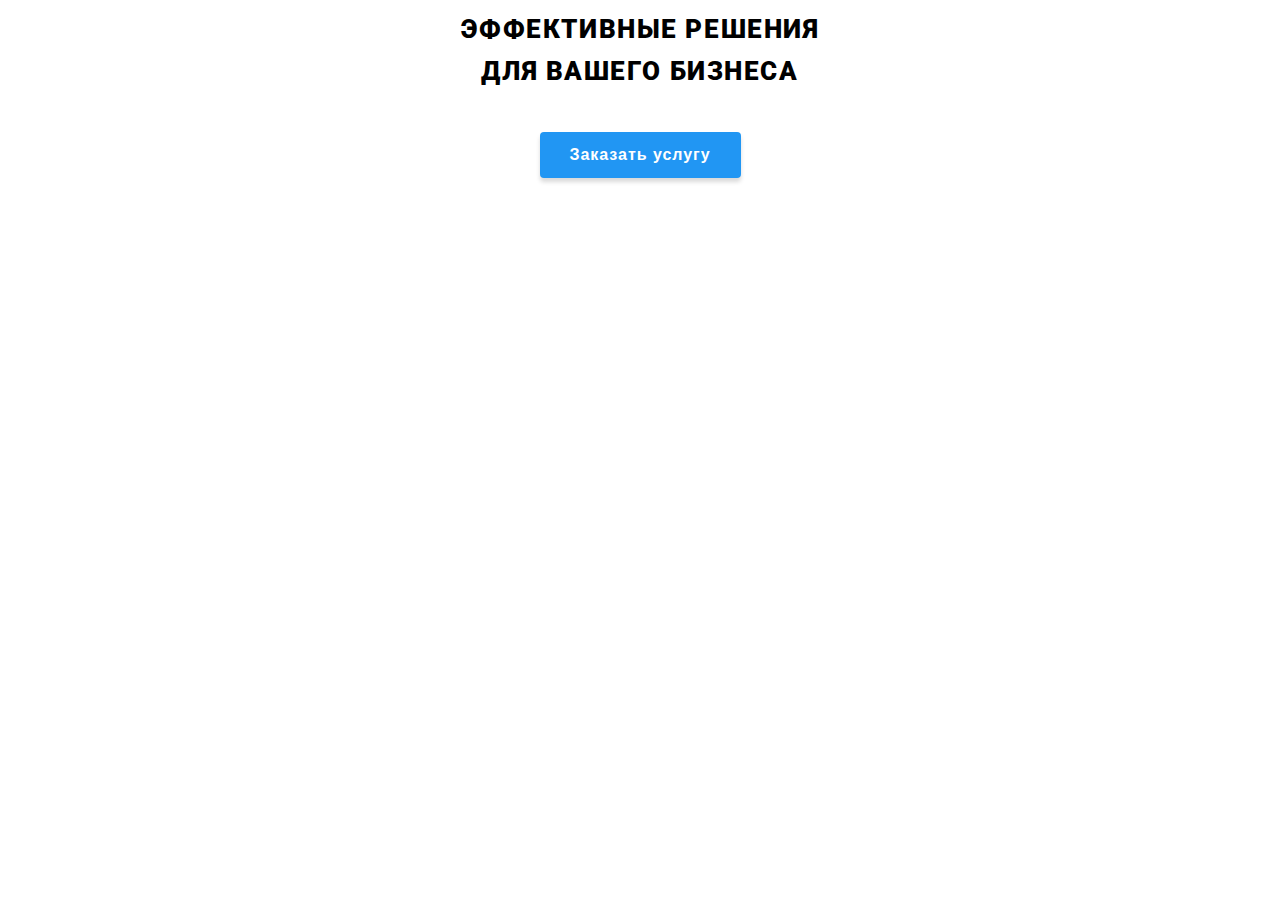
<file: index.html>
<!DOCTYPE html>
<html lang="ru">
  <head>
    <meta charset="UTF-8" />
    <meta name="viewport" content="width=device-width, initial-scale=1.0" />
    <title>WebStudio</title>
    <link rel="preconnect" href="https://fonts.gstatic.com" />
    <link
      href="https://fonts.googleapis.com/css2?family=Raleway:wght@700&family=Roboto:wght@400;500;700;900&display=swap"
      rel="stylesheet"
    />
    <link
      rel="stylesheet"
      href="https://cdnjs.cloudflare.com/ajax/libs/modern-normalize/1.0.0/modern-normalize.min.css"
      integrity="sha512-ISS7cAi1PEhQ8jnbJpJZMd29NlhNj4AWYyLOSp2CE/CsHxTCu+r+t0D2yoJudVrd0/8fTVPUVDzY5Tvli75u/g=="
      crossorigin="anonymous"
    />
    <link rel="stylesheet" href="./css/main.min.css" />
  </head>

  <body>
    <!-- Шапка сайта -->

    <!-- <header class="header">
      <div class="container">
        <nav class="nav">
          <a class="link links header-link" href="./index.html" target="_blank">
            <span class="logo">Web</span>Studio</a
          >

          <ul class="nav-list list">
            <li class="nav-list-item">
              <a
                class="nav-list-link links header-studio header-underline"
                href="./index.html"
                >Студия</a
              >
            </li>
            <li class="nav-list-item">
              <a class="nav-list-link links" href="./portfolio.html"
                >Портфолио</a
              >
            </li>
            <li class="nav-list-item">
              <a class="nav-list-link links" href="#">Контакты</a>
            </li>
          </ul>
        </nav>

        <ul class="header-list list">
          <li class="header-mail">
            <a class="header-mail-link links" href="mailto:info@devstudio.com"
              ><svg class="header-mail-ikon">
                <use href="./images/sprite.svg#mail"></use>
              </svg>
              info@devstudio.com
            </a>
          </li>
          <li class="header-tel">
            <a class="header-tel-link links" href="tel:+380961111111"
              ><svg class="header-tel-ikon">
                <use href="./images/sprite.svg#phone"></use>
              </svg>
              +38 096 111 11 11
            </a>
          </li>
        </ul>
      </div>
    </header> -->

    <main>
      <!--HERO-->

      <section class="hero">
        <div class="container">
          <h1 class="hero-subject">
            Эффективные решения <br />для вашего бизнеса
          </h1>
          <button class="hero-btn" data-modal-open type="button">
            Заказать услугу
          </button>
        </div>
      </section>

      <!--Information-->

      <!-- Feature  -->

      <!-- <section class="feature">
        <h2 class="visually-hidden">Описание работ</h2>

        <div class="container">
          <ul class="feature-list list">
            <li class="feature-item">
              <div class="rectangle">
                <svg class="feature-item-ikon">
                  <use href="./images/sprite.svg#antenna"></use>
                </svg>
              </div>
              <h3 class="feature-title">Внимание к деталям</h3>
              <p class="feature-text">
                Идейные соображения, а также начало повседневной работы по
                формированию позиции.
              </p>
            </li>

            <li class="feature-item">
              <div class="rectangle">
                <svg class="feature-item-ikon">
                  <use href="./images/sprite.svg#clock"></use>
                </svg>
              </div>
              <h3 class="feature-title">Пунктуальность</h3>
              <p class="feature-text">
                Задача организации, в особенности же рамки и место обучения
                кадров влечет за собой.
              </p>
            </li>

            <li class="feature-item">
              <div class="rectangle">
                <svg class="feature-item-ikon">
                  <use href="./images/sprite.svg#diagram"></use>
                </svg>
              </div>
              <h3 class="feature-title">Планирование</h3>
              <p class="feature-text">
                Равным образом консультация с широким активом в значительной
                степени обуславливает.
              </p>
            </li>

            <li class="feature-item">
              <div class="rectangle">
                <svg class="feature-item-ikon">
                  <use href="./images/sprite.svg#astronaut"></use>
                </svg>
              </div>
              <h3 class="feature-title">Современные технологии</h3>
              <p class="feature-text">
                Значимость этих проблем настолько очевидна, что реализация
                плановых заданий.
              </p>
            </li>
          </ul>
        </div>
      </section> -->

      <!-- What we do -->

      <!-- <section class="work">
        <div class="container">
          <h3 class="work-title">Чем мы занимаемся</h3>

          <ul class="work-list list">
            <li class="work-item">
              <div class="work-wrapper">
                <img
                  src="./images/komp/img.png"
                  alt="Работа с ПК"
                  width="370"
                  height="294"
                />
                <p class="work-tekst">Десктопные приложения</p>
              </div>
            </li>

            <li class="work-item">
              <div class="work-wrapper">
                <img
                  src="./images/komp/img-1.png"
                  alt="Работа с телефоном"
                  width="370"
                  height="294"
                />
                <p class="work-tekst">Мобильные приложения</p>
              </div>
            </li>

            <li class="work-item">
              <div class="work-wrapper">
                <img
                  src="./images/komp/img-2.png"
                  alt="Работа с планшетом"
                  width="370"
                  height="294"
                />
                <p class="work-tekst">Дизайнерские решения</p>
              </div>
            </li>
          </ul>
        </div>
      </section> -->

      <!--Our Team-->

      <!-- <section class="team">
        <div class="container">
          <h3 class="team-title">Наша команда</h3>

          <ul class="team-list list">
            <li class="team-item">
              <img
                src="./images/team/ihor.jpg"
                alt="Игорь"
                width="270"
                height="260"
              />
              <div class="team-content">
                <h3 class="team-item-title">Игорь Демьяненко</h3>
                <p lang="en" class="team-profession">Product Designer</p>
                <ul class="social-list list">
                  <li class="social-list-item">
                    <a href="#" class="social-list-link">
                      <svg class="social-list-ikon">
                        <use href="./images/sprite.svg#instagram"></use>
                      </svg>
                    </a>
                  </li>
                  <li class="social-list-item">
                    <a href="#" class="social-list-link">
                      <svg class="social-list-ikon">
                        <use href="./images/sprite.svg#twitter"></use>
                      </svg>
                    </a>
                  </li>
                  <li class="social-list-item">
                    <a href="#" class="social-list-link">
                      <svg class="social-list-ikon">
                        <use href="./images/sprite.svg#facebook"></use>
                      </svg>
                    </a>
                  </li>
                  <li class="social-list-item">
                    <a href="#" class="social-list-link">
                      <svg class="social-list-ikon">
                        <use href="./images/sprite.svg#linkedin"></use>
                      </svg>
                    </a>
                  </li>
                </ul>
              </div>
            </li>

            <li class="team-item">
              <img
                src="./images/team/olha.jpg"
                alt="Ольга"
                width="270"
                height="260"
              />
              <div class="team-content">
                <h3 class="team-item-title">Ольга Репина</h3>
                <p lang="en" class="team-profession">Frontend Developer</p>
                <ul class="social-list list">
                  <li class="social-list-item">
                    <a href="" class="social-list-link">
                      <svg class="social-list-ikon">
                        <use href="./images/sprite.svg#instagram"></use>
                      </svg>
                    </a>
                  </li>
                  <li class="social-list-item">
                    <a href="" class="social-list-link">
                      <svg class="social-list-ikon">
                        <use href="./images/sprite.svg#twitter"></use>
                      </svg>
                    </a>
                  </li>
                  <li class="social-list-item">
                    <a href="" class="social-list-link">
                      <svg class="social-list-ikon">
                        <use href="./images/sprite.svg#facebook"></use>
                      </svg>
                    </a>
                  </li>
                  <li class="social-list-item">
                    <a href="" class="social-list-link">
                      <svg class="social-list-ikon">
                        <use href="./images/sprite.svg#linkedin"></use>
                      </svg>
                    </a>
                  </li>
                </ul>
              </div>
            </li>

            <li class="team-item">
              <img
                src="./images/team/kolya.jpg"
                alt="Николай"
                width="270"
                height="260"
              />
              <div class="team-content">
                <h3 class="team-item-title">Николай Тарасов</h3>
                <p lang="en" class="team-profession">Marketing</p>
                <ul class="social-list list">
                  <li class="social-list-item">
                    <a href="" class="social-list-link">
                      <svg class="social-list-ikon">
                        <use href="./images/sprite.svg#instagram"></use>
                      </svg>
                    </a>
                  </li>
                  <li class="social-list-item">
                    <a href="" class="social-list-link">
                      <svg class="social-list-ikon">
                        <use href="./images/sprite.svg#twitter"></use>
                      </svg>
                    </a>
                  </li>
                  <li class="social-list-item">
                    <a href="" class="social-list-link">
                      <svg class="social-list-ikon">
                        <use href="./images/sprite.svg#facebook"></use>
                      </svg>
                    </a>
                  </li>
                  <li class="social-list-item">
                    <a href="" class="social-list-link">
                      <svg class="social-list-ikon">
                        <use href="./images/sprite.svg#linkedin"></use>
                      </svg>
                    </a>
                  </li>
                </ul>
              </div>
            </li>

            <li class="team-item">
              <img
                src="./images/team/misha.jpg"
                alt="Миша"
                width="270"
                height="260"
              />
              <div class="team-content">
                <h3 class="team-item-title">Михаил Ермаков</h3>
                <p lang="en" class="team-profession">UI Designer</p>
                <ul class="social-list list">
                  <li class="social-list-item">
                    <a href="" class="social-list-link">
                      <svg class="social-list-ikon">
                        <use href="./images/sprite.svg#instagram"></use>
                      </svg>
                    </a>
                  </li>
                  <li class="social-list-item">
                    <a href="" class="social-list-link">
                      <svg class="social-list-ikon">
                        <use href="./images/sprite.svg#twitter"></use>
                      </svg>
                    </a>
                  </li>
                  <li class="social-list-item">
                    <a href="" class="social-list-link">
                      <svg class="social-list-ikon">
                        <use href="./images/sprite.svg#facebook"></use>
                      </svg>
                    </a>
                  </li>
                  <li class="social-list-item">
                    <a href="" class="social-list-link">
                      <svg class="social-list-ikon">
                        <use href="./images/sprite.svg#linkedin"></use>
                      </svg>
                    </a>
                  </li>
                </ul>
              </div>
            </li>
          </ul>
        </div>
      </section> -->

      <!--Clients-->

      <!-- <section class="clients">
        <div class="container">
          <h3 class="clients-title">Постоянные клиенты</h3>
          <ul class="clients-list list">
            <li class="clients-item">
              <a href="#" class="clients-link">
                <svg class="clients-ikon" width="44px" height="49px">
                  <use href="./images/sprite.svg#logo-1"></use>
                </svg>
              </a>
            </li>
            <li class="clients-item">
              <a href="#" class="clients-link">
                <svg class="clients-ikon" width="40px" height="52px">
                  <use href="./images/sprite.svg#logo-2"></use>
                </svg>
              </a>
            </li>
            <li class="clients-item">
              <a href="#" class="clients-link">
                <svg class="clients-ikon" width="41px" height="42px">
                  <use href="./images/sprite.svg#logo-3"></use>
                </svg>
              </a>
            </li>
            <li class="clients-item">
              <a href="#" class="clients-link">
                <svg class="clients-ikon" width="80px" height="42px">
                  <use href="./images/sprite.svg#logo-4"></use>
                </svg>
              </a>
            </li>
            <li class="clients-item">
              <a href="#" class="clients-link">
                <svg class="clients-ikon" width="59px" height="47px">
                  <use href="./images/sprite.svg#logo-5"></use>
                </svg>
              </a>
            </li>
            <li class="clients-item">
              <a href="#" class="clients-link">
                <svg class="clients-ikon" width="88px" height="45px">
                  <use href="./images/sprite.svg#logo-6"></use>
                </svg>
              </a>
            </li>
          </ul>
        </div>
      </section> -->
    </main>

    <!--Contacts-->

    <!-- <footer class="footer">
      <div class="container footer-contacts">
        <div class="contacts">
          <a class="foo-link links" href="./index.html" target="_blank">
            <span class="logo">Web</span>Studio</a
          >
          <address class="address">
            <ul class="footer-list list">
              <li class="footer-list-item">
                <a class="footer-map links" href="#"
                  >г. Киев, пр-т Леси Украинки, 26</a
                >
              </li>
              <li class="footer-link-mail">
                <a class="footer-link links" href="mailto:info@example.com"
                  >info@example.com</a
                >
              </li>
              <li>
                <a class="footer-link links" href="tel:+380991111111"
                  >+38 099 111 11 11</a
                >
              </li>
            </ul>
          </address>
        </div>
        <div class="footer-social">
          <p class="footer-title">присоединяйтесь</p>
          <ul class="footer-list-social list">
            <li class="footer-item-social">
              <a href="#" class="footer-social-link">
                <svg class="footer-ikon">
                  <use href="./images/sprite.svg#instagram"></use>
                </svg>
              </a>
            </li>
            <li class="footer-item-social">
              <a href="#" class="footer-social-link">
                <svg class="footer-ikon">
                  <use href="./images/sprite.svg#twitter"></use>
                </svg>
              </a>
            </li>
            <li class="footer-item-social">
              <a href="#" class="footer-social-link">
                <svg class="footer-ikon">
                  <use href="./images/sprite.svg#facebook"></use>
                </svg>
              </a>
            </li>
            <li class="footer-item-social">
              <a href="#" class="footer-social-link">
                <svg class="footer-ikon">
                  <use href="./images/sprite.svg#linkedin"></use>
                </svg>
              </a>
            </li>
          </ul>
        </div>

        <form action="#" class="footer-form">
          <p class="footer-form-text">Подпишитесь на рассылку</p>
          <span class="footer-form-container">
            <input
              type="email"
              name="user-policy"
              class="footer-form-input"
              placeholder="E-mail"
            />
            <button type="submit" class="footer-form-btn">
              Подписаться
              <svg class="footer-form-ikon">
                <use href="./images/sprite.svg#icon-send"></use>
              </svg>
            </button>
          </span>
        </form>
      </div>
    </footer> -->

    <div class="backdrop is-hidden" data-modal>
      <div class="modal">
        <button type="button" class="modal-close-btn" data-modal-close>
          <svg class="close-btn">
            <use href="./images/sprite.svg#icon-close"></use>
          </svg>
        </button>

        <p class="modal-text">Оставьте свои данные, мы вам перезвоним</p>
        <form action="#" class="modal-form">
          <label class="modal-form-input-label">
            <span class="modal-form-text">Имя</span>
            <span class="modal-form-input-wrapper">
              <input
                type="text"
                name="user-name"
                class="modal-form-input"
                placeholder="name*"
                required
                minlength="2"
              />
              <svg class="modal-form-icon">
                <use href="./images/sprite.svg#user-name"></use>
              </svg>
            </span>
          </label>

          <label class="modal-form-input-label">
            <span class="modal-form-text">Телефон</span>
            <span class="modal-form-input-wrapper">
              <input
                type="tel"
                name="user-phone"
                class="modal-form-input"
                placeholder="096-111-11-11"
                required
                pattern="[0-9]{3}-[0-9]{3}-[0-9]{2}-[0-9]{2}"
              />
              <svg class="modal-form-icon">
                <use href="./images/sprite.svg#user-phone"></use>
              </svg>
            </span>
          </label>

          <label class="modal-form-input-label">
            <span class="modal-form-text">Почта</span>
            <span class="modal-form-input-wrapper">
              <input
                type="email"
                name="user-email"
                class="modal-form-input"
                placeholder="test@gmail.com"
                required
              />
              <svg class="modal-form-icon">
                <use href="./images/sprite.svg#user-mail"></use>
              </svg>
            </span>
          </label>

          <label class="modal-form-input-label modal-form-input-textarea">
            <span class="modal-form-text">Комментарий</span>
            <textarea
              name="user-massage"
              class="modal-form-message"
              placeholder="Введите текст"
            ></textarea>
          </label>

          <input
            type="checkbox"
            name="user-policy"
            id="policy-check"
            class="modal-form-check-policy visually-hidden"
          />
          <label for="policy-check" class="modal-form-label-policy"
            >Соглашаюсь с рассылкой и принимаю
            <a href="#" class="modal-label-link">Условия договора</a></label
          >
          <button type="submit" class="modal-form-btn">Отправить</button>
        </form>
      </div>
    </div>
    <script src="./js/modal.js"></script>
  </body>
</html>
</file>
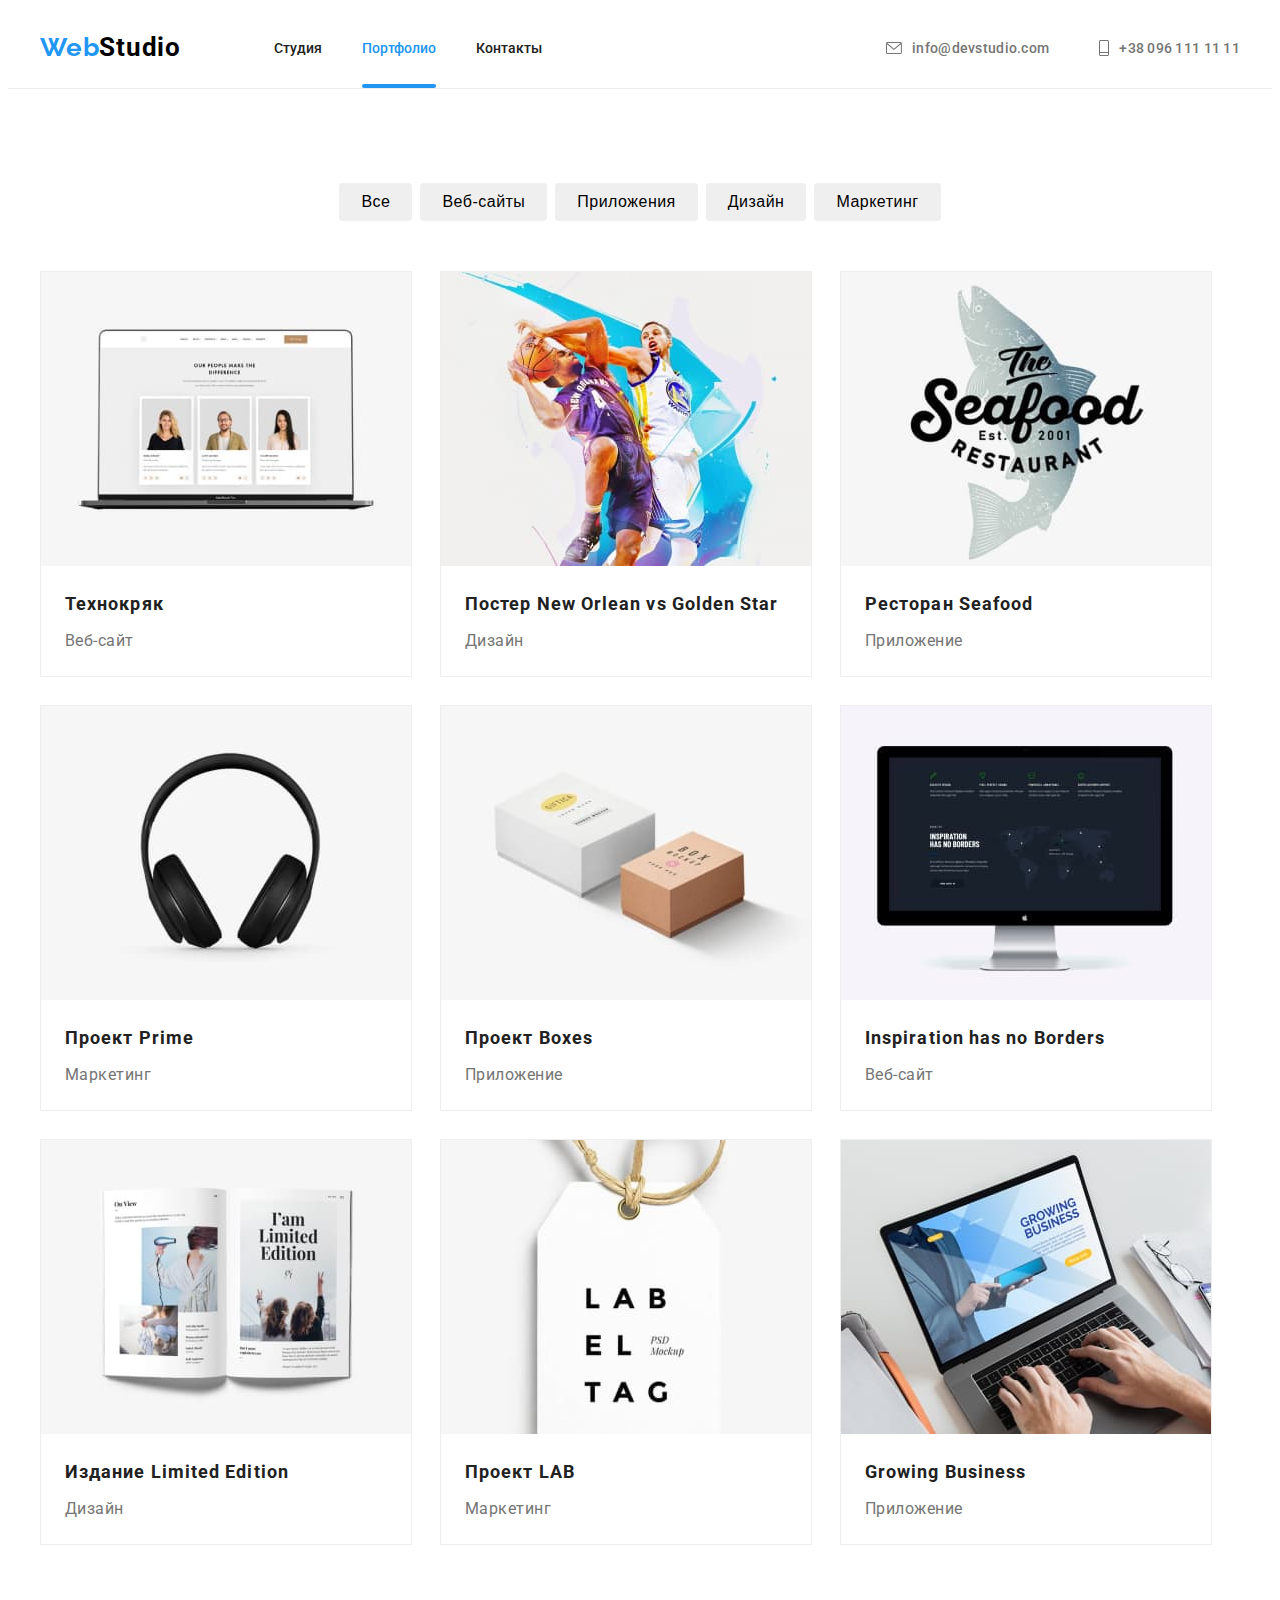
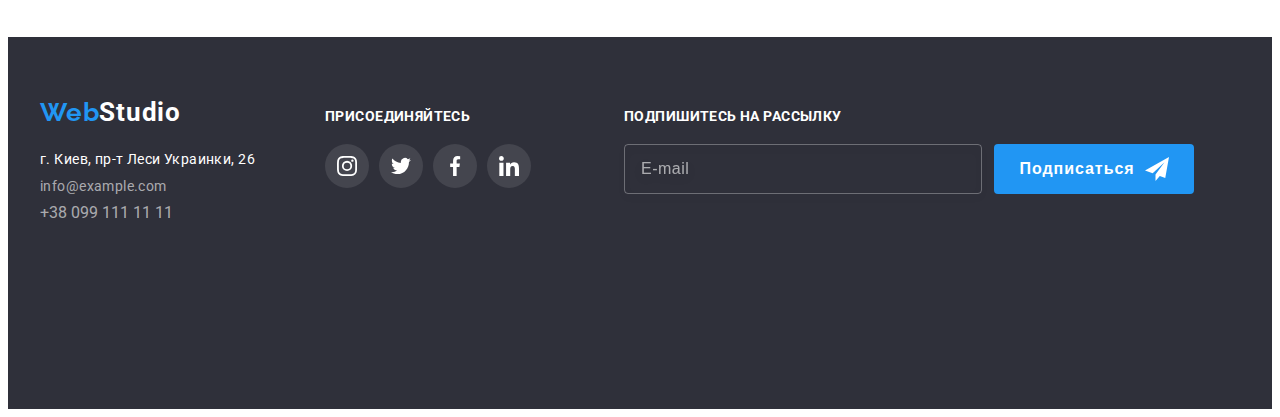
<file: portfolio.html>
<!DOCTYPE html>
<html lang="ru">
  <head>
    <meta charset="UTF-8" />
    <meta name="viewport" content="width=device-width, initial-scale=1.0" />
    <title>WebStudio</title>
    <link rel="preconnect" href="https://fonts.gstatic.com" />
    <link
      href="https://fonts.googleapis.com/css2?family=Raleway:wght@700&family=Roboto:wght@400;500;700;900&display=swap"
      rel="stylesheet"
    />
    <link
      rel="stylesheet"
      href="https://cdnjs.cloudflare.com/ajax/libs/modern-normalize/1.0.0/modern-normalize.min.css"
      integrity="sha512-ISS7cAi1PEhQ8jnbJpJZMd29NlhNj4AWYyLOSp2CE/CsHxTCu+r+t0D2yoJudVrd0/8fTVPUVDzY5Tvli75u/g=="
      crossorigin="anonymous"
    />
    <link rel="stylesheet" href="./css/portfolio.min.css" />
  </head>

  <body>
    <!-- Шапка сайта -->

    <header class="header page-header">
      <div class="container">
        <a
          class="link links header-link"
          href="./portfolio.html"
          target="_blank"
        >
          <span class="logo">Web</span>Studio</a
        >

        <nav class="nav">
          <ul class="nav-list list">
            <li class="nav-list-item">
              <a class="nav-list-link links" href="./index.html">Студия</a>
            </li>
            <li class="nav-list-item">
              <a
                class="nav-list-link links header-portfolio header-underline"
                href="./portfolio.html"
                >Портфолио</a
              >
            </li>
            <li class="nav-list-item">
              <a class="nav-list-link links" href="#">Контакты</a>
            </li>
          </ul>
        </nav>

        <ul class="header-list list">
          <li class="header-mail">
            <a class="header-mail-link links" href="mailto:info@devstudio.com"
              ><svg class="header-mail-ikon">
                <use href="./images/sprite.svg#mail"></use>
              </svg>
              info@devstudio.com
            </a>
          </li>
          <li class="header-tel">
            <a class="header-tel-link links" href="tel:+380961111111"
              ><svg class="header-tel-ikon">
                <use href="./images/sprite.svg#phone"></use>
              </svg>
              +38 096 111 11 11
            </a>
          </li>
        </ul>
      </div>
    </header>

    <main>
      <!--Меню -->

      <section class="features">
        <div class="container">
          <h1 hidden>Описание проектов</h1>
          <ul class="features-btn list">
            <li class="features-btn-item">
              <button class="btn" type="button">Все</button>
            </li>
            <li class="features-btn-item">
              <button class="btn" type="button">Веб-сайты</button>
            </li>
            <li class="features-btn-item">
              <button class="btn" type="button">Приложения</button>
            </li>
            <li class="features-btn-item">
              <button class="btn" type="button">Дизайн</button>
            </li>
            <li class="features-btn-item">
              <button class="btn" type="button">Маркетинг</button>
            </li>
          </ul>
        </div>

        <!--Описание проектов-->

        <div class="container">
          <ul class="features-list list">
            <li class="features-list-item">
              <a class="features-list-link links" href="#">
                <div class="features-list-img-wrapper">
                  <img src="images/portfolio/сайт.jpg" alt="сайт" width="370" />
                  <p class="overlay">
                    Технокряк это современная площадка распространения
                    коронавируса. Компании используют эту платформу для
                    цифрового шпионажа и атак на защищённые сервера конкурентов.
                  </p>
                </div>
                <div class="features-content">
                  <h2 class="features-list-title">Технокряк</h2>
                  <p class="features-list-subtitle">Веб-сайт</p>
                </div>
              </a>
            </li>
            <li class="features-list-item">
              <a class="features-list-link links" href="#">
                <div class="features-list-img-wrapper">
                  <img
                    src="images/portfolio/баскетбол.jpg"
                    alt="баскетбол"
                    width="370"
                  />
                  <p class="overlay">
                    Технокряк это современная площадка распространения
                    коронавируса. Компании используют эту платформу для
                    цифрового шпионажа и атак на защищённые сервера конкурентов.
                  </p>
                </div>
                <div class="features-content">
                  <h2 class="features-list-title">
                    Постер New Orlean vs Golden Star
                  </h2>
                  <p class="features-list-subtitle">Дизайн</p>
                </div>
              </a>
            </li>
            <li class="features-list-item">
              <a class="features-list-link links" href="#">
                <div class="features-list-img-wrapper">
                  <img
                    src="images/portfolio/Ресторан.jpg"
                    alt="морская еда"
                    width="370"
                  />
                  <p class="overlay">
                    Технокряк это современная площадка распространения
                    коронавируса. Компании используют эту платформу для
                    цифрового шпионажа и атак на защищённые сервера конкурентов.
                  </p>
                </div>
                <div class="features-content">
                  <h2 class="features-list-title">Ресторан Seafood</h2>
                  <p class="features-list-subtitle">Приложение</p>
                </div>
              </a>
            </li>
            <li class="features-list-item">
              <a class="features-list-link links" href="#">
                <div class="features-list-img-wrapper">
                  <img
                    src="images/portfolio/наушники.jpg"
                    alt="наушники"
                    width="370"
                  />
                  <p class="overlay">
                    Технокряк это современная площадка распространения
                    коронавируса. Компании используют эту платформу для
                    цифрового шпионажа и атак на защищённые сервера конкурентов.
                  </p>
                </div>
                <div class="features-content">
                  <h2 class="features-list-title">Проект Prime</h2>
                  <p class="features-list-subtitle">Маркетинг</p>
                </div>
              </a>
            </li>
            <li class="features-list-item">
              <a class="features-list-link links" href="#">
                <div class="features-list-img-wrapper">
                  <img
                    src="images/portfolio/коробка.jpg"
                    alt="коробка"
                    width="370"
                  />
                  <p class="overlay">
                    Технокряк это современная площадка распространения
                    коронавируса. Компании используют эту платформу для
                    цифрового шпионажа и атак на защищённые сервера конкурентов.
                  </p>
                </div>
                <div class="features-content">
                  <h2 class="features-list-title">Проект Boxes</h2>
                  <p class="features-list-subtitle">Приложение</p>
                </div>
              </a>
            </li>
            <li class="features-list-item">
              <a class="features-list-link links" href="#">
                <div class="features-list-img-wrapper">
                  <img
                    src="images/portfolio/экран.jpg"
                    alt="экран"
                    width="370"
                  />
                  <p class="overlay">
                    Технокряк это современная площадка распространения
                    коронавируса. Компании используют эту платформу для
                    цифрового шпионажа и атак на защищённые сервера конкурентов.
                  </p>
                </div>
                <div class="features-content">
                  <h2 lang="en" class="features-list-title">
                    Inspiration has no Borders
                  </h2>
                  <p class="features-list-subtitle">Веб-сайт</p>
                </div>
              </a>
            </li>
            <li class="features-list-item">
              <a class="features-list-link links" href="#">
                <div class="features-list-img-wrapper">
                  <img
                    src="images/portfolio/книга.jpg"
                    alt="книга"
                    width="370"
                  />
                  <p class="overlay">
                    Технокряк это современная площадка распространения
                    коронавируса. Компании используют эту платформу для
                    цифрового шпионажа и атак на защищённые сервера конкурентов.
                  </p>
                </div>
                <div class="features-content">
                  <h2 class="features-list-title">Издание Limited Edition</h2>
                  <p class="features-list-subtitle">Дизайн</p>
                </div>
              </a>
            </li>
            <li class="features-list-item">
              <a class="features-list-link links" href="#">
                <div class="features-list-img-wrapper">
                  <img
                    src="images/portfolio/визитка.jpg"
                    alt="визитка"
                    width="370"
                  />
                  <p class="overlay">
                    Технокряк это современная площадка распространения
                    коронавируса. Компании используют эту платформу для
                    цифрового шпионажа и атак на защищённые сервера конкурентов.
                  </p>
                </div>
                <div class="features-content">
                  <h2 class="features-list-title">Проект LAB</h2>
                  <p class="features-list-subtitle">Маркетинг</p>
                </div>
              </a>
            </li>
            <li class="features-list-item">
              <a class="features-list-link links" href="#">
                <div class="features-list-img-wrapper">
                  <img src="images/portfolio/ноут.jpg" alt="ноут" width="370" />
                  <p class="overlay">
                    Технокряк это современная площадка распространения
                    коронавируса. Компании используют эту платформу для
                    цифрового шпионажа и атак на защищённые сервера конкурентов.
                  </p>
                </div>
                <div class="features-content">
                  <h2 lang="en" class="features-list-title">
                    Growing Business
                  </h2>
                  <p class="features-list-subtitle">Приложение</p>
                </div>
              </a>
            </li>
          </ul>
        </div>
      </section>
    </main>

    <!--Contacts-->

    <footer class="footer">
      <div class="container footer-contacts">
        <div class="contacts">
          <a class="foo-link links" href="./index.html" target="_blank">
            <span class="logo">Web</span>Studio</a
          >
          <address class="address">
            <ul class="footer-list list">
              <li class="footer-list-item">
                <a class="footer-map links" href="#"
                  >г. Киев, пр-т Леси Украинки, 26</a
                >
              </li>
              <li class="footer-link-mail">
                <a class="footer-link links" href="mailto:info@example.com"
                  >info@example.com</a
                >
              </li>
              <li>
                <a class="footer-link links" href="tel:+380991111111"
                  >+38 099 111 11 11</a
                >
              </li>
            </ul>
          </address>
        </div>
        <div class="footer-social">
          <p class="footer-title">присоединяйтесь</p>
          <ul class="footer-list-social list">
            <li class="footer-item-social">
              <a href="#" class="footer-social-link">
                <svg class="footer-ikon">
                  <use href="./images/sprite.svg#instagram"></use>
                </svg>
              </a>
            </li>
            <li class="footer-item-social">
              <a href="#" class="footer-social-link">
                <svg class="footer-ikon">
                  <use href="./images/sprite.svg#twitter"></use>
                </svg>
              </a>
            </li>
            <li class="footer-item-social">
              <a href="#" class="footer-social-link">
                <svg class="footer-ikon">
                  <use href="./images/sprite.svg#facebook"></use>
                </svg>
              </a>
            </li>
            <li class="footer-item-social">
              <a href="#" class="footer-social-link">
                <svg class="footer-ikon">
                  <use href="./images/sprite.svg#linkedin"></use>
                </svg>
              </a>
            </li>
          </ul>
        </div>

        <form action="#" class="footer-form">
          <p class="footer-form-text">Подпишитесь на рассылку</p>
          <span class="footer-form-container">
            <input
              type="email"
              name="user-policy"
              class="footer-form-input"
              placeholder="E-mail"
            />
            <button type="submit" class="footer-form-btn">
              Подписаться
              <svg class="footer-form-ikon">
                <use href="./images/sprite.svg#icon-send"></use>
              </svg>
            </button>
          </span>
        </form>
      </div>
    </footer>
  </body>
</html>
</file>
<file: css/main.min.css>
:root{--accent-color: #2196f3;--subtitle-color: #757575;--contact-color: rgba(255, 255, 255, 0.6);--text-color: #212121;--basic-color: #ffffff;--transition-cubic: cubic-bezier(0.4, 0, 0.2, 1)}.visually-hidden{position:absolute !important;clip:rect(1px 1px 1px 1px);clip:rect(1px, 1px, 1px, 1px);padding:0 !important;border:0 !important;height:1px !important;width:1px !important;overflow:hidden}h1,h2,h3,h4,h5,h6,p{margin:0}ul{margin:0;padding:0}img{display:block}.links{text-decoration:none}.list{list-style:none}.address{font-style:normal;margin-top:20px}body{font-family:"Roboto", sans-serif}.container{width:100%;padding:0 15px}@media screen and (min-width: 480px){.container{width:480px;margin:0 auto}}@media screen and (min-width: 768px){.container{width:768px}}@media screen and (min-width: 1200px){.container{width:1200px}}.social-list{display:flex;justify-content:space-between}.social-list-item{width:44px;height:44px}.social-list-link{display:flex;justify-content:center;align-items:center;width:44px;height:44px;border-radius:50%;transition:background-color 250ms var(--transition-cubic),color 250ms var(--transition-cubic)}.social-list-link:hover,.social-list-link:focus{background-color:var(--accent-color);color:var(--accent-color)}.social-list-ikon{width:20px;height:20px;fill:#afb1b8;transition:fill 250ms var(--transition-cubic)}.social-list-link:hover .social-list-ikon,.social-list-link:focus .social-list-ikon{fill:var(--basic-color)}.header{background:var(--basic-color)}.page-header{border-bottom:1px solid #ececec}.header .container{display:flex;align-items:center}.header .header-studio{color:var(--accent-color)}.nav{display:flex;align-items:center}.header-link{margin-right:93px}.nav-list{display:flex;align-items:center}.nav-list-item:not(:last-child){margin-right:40px}.header-list{display:flex;margin-left:auto}.header-mail{margin-right:50px}.header-mail-ikon{box-sizing:content-box;width:16px;height:12px;transition:fill 250ms var(--transition-cubic)}.nav-list-link{position:relative;font-weight:500;font-size:14px;color:var(--text-color);padding-top:32px;padding-bottom:32px;display:block;transition:color 250ms var(--transition-cubic)}.nav-list-link:hover,.nav-list-link:focus{color:var(--accent-color)}.nav-list-link::after{content:"";position:absolute;left:0;bottom:0;display:block;width:100%;height:4px;background:var(--accent-color);border-radius:2px;visibility:hidden}.header-portfolio{color:var(--accent-color)}.header-underline::before{content:"";position:absolute;left:0;bottom:0;display:block;width:100%;height:4px;background:#2196f3;border-radius:2px;transition:background-color 250ms var(--transition-cubic)}.nav-list-link:hover .header-underline::before,.nav-list-link:focus .header-underline::before{background-color:var(--accent-color)}.header-tel-link{display:flex;justify-content:center;align-items:center;padding-top:32px;padding-bottom:32px;font-weight:500;font-size:14px;letter-spacing:0.02em;color:var(--subtitle-color);transition:color 250ms var(--transition-cubic)}.header-tel-link:hover,.header-tel-link:focus{color:var(--accent-color)}.header-mail-ikon{margin-right:10px}.header-mail-link{display:flex;justify-content:center;align-items:center;padding-top:32px;padding-bottom:32px;font-weight:500;font-size:14px;letter-spacing:0.02em;color:var(--subtitle-color);transition:color 250ms var(--transition-cubic)}.header-mail-link:hover,.header-mail-link:focus{color:var(--accent-color)}.header-mail-ikon{fill:var(--subtitle-color)}.header-mail-link:hover .header-mail-ikon,.header-mail-link:focus .header-mail-ikon{fill:var(--accent-color)}.header-tel-ikon{box-sizing:content-box;width:10px;height:16px;margin-right:10px;fill:var(--subtitle-color);transition:fill 250ms var(--transition-cubic)}.header-tel-link:hover .header-tel-ikon,.header-tel-link:focus .header-tel-ikon{fill:var(--accent-color)}.link{display:block;padding-top:24px;padding-bottom:25px;font-weight:700;font-size:26px;letter-spacing:0.03em;color:#000000}.logo{font-family:Raleway;font-weight:700;font-size:26px;line-height:1.192;letter-spacing:0.03em;color:var(--accent-color)}.hero-subject{width:360px;height:84px;font-weight:900;font-size:26px;line-height:42px;margin:auto;margin-bottom:40px;text-align:center;letter-spacing:0.06em;text-transform:uppercase}.hero-btn{font-weight:700;font-size:16px;line-height:1.875;letter-spacing:0.06em;cursor:pointer;min-width:200px;padding:8px 30px;display:flex;margin:auto;color:var(--basic-color);background:var(--accent-color);box-shadow:0px 4px 4px rgba(0,0,0,0.15);border-radius:4px;border:0;transition:box-shadow 250ms var(--transition-cubic)}.hero-btn:hover,.hero-btn:focus{box-shadow:0px 4px 4px rgba(0,0,0,0.15)}.feature{padding-top:94px;padding-bottom:94px}.feature-list{display:flex}.feature-item{width:270px}.feature-item:not(:last-child){margin-right:30px}.rectangle{width:270px;height:120px;display:flex;justify-content:center;align-items:center;background:#f5f4fa;border-radius:4px;margin-bottom:30px}.feature-item-ikon{width:70px;height:70px}.feature-title{font-weight:700;font-size:14px;letter-spacing:0.03em;text-transform:uppercase;color:var(--text-color);margin-bottom:10px}.feature-text{width:270px;height:75px;font-weight:400;font-size:14px;line-height:1.714;letter-spacing:0.03em;color:var(--subtitle-color)}.work{padding-bottom:94px}.work-list{display:flex}.work-title{font-weight:700;font-size:36px;text-align:center;letter-spacing:0.03em;color:var(--text-color);margin-bottom:50px}.work-item:not(:last-child){margin-right:30px}.team-list{display:flex;margin:-15px}.team .team-title{margin-bottom:50px}.team{padding-bottom:94px;padding-top:94px;background:#f5f4fa}.team-title{font-weight:700;font-size:36px;text-align:center;letter-spacing:0.03em;color:var(--text-color)}.team-item{margin:15px;box-shadow:0px 1px 3px rgba(0,0,0,0.12),0px 1px 1px rgba(0,0,0,0.14),0px 2px 1px rgba(0,0,0,0.2);border-radius:0px 0px 4px 4px;background:var(--basic-color);transition:box-shadow 250ms var(--transition-cubic)}.team-content{padding:30px 32px}.team-item-title{font-weight:500;font-size:16px;line-height:1.188;text-align:center;letter-spacing:0.03em;color:var(--text-color);margin-bottom:10px}.team-profession{font-weight:400;font-size:16px;text-align:center;letter-spacing:0.03em;color:var(--subtitle-color);margin-bottom:16px}.clients{padding-top:94px;padding-bottom:94px}.clients-title{min-width:390px;height:42px;font-weight:700;font-size:36px;line-height:1.167;text-align:center;letter-spacing:0.03em;margin-bottom:50px;color:var(--text-color)}.clients-list{display:flex}.clients-item{width:170px;height:90px}.clients-item:not(:last-child){margin-right:30px}.clients-link{width:170px;height:90px;display:flex;justify-content:center;align-items:center;border:1px solid #afb1b8;box-sizing:border-box;border-radius:4px;transition:border-color 250ms var(--transition-cubic),color 250ms var(--accent-color)}.clients-link:hover,.clients-link:focus{border-color:var(--accent-color);color:var(--accent-color)}.clients-ikon{transition:fill 250ms var(--transition-cubic);fill:#afb1b8}.clients-link:hover .clients-ikon,.clients-link:focus .clients-ikon{fill:var(--accent-color)}.footer{background:#2f303a;padding-top:60px;padding-bottom:60px;height:252px}.footer-link-mail{margin-bottom:9px}.foo-link{width:145px;height:31px;font-weight:700;font-size:26px;line-height:1.192;letter-spacing:0.03em;color:var(--basic-color)}.footer-map{color:var(--basic-color)}.footer-list-item{font-weight:400;font-size:14px;line-height:1.714;letter-spacing:0.03em;margin-bottom:6px}.footer-link{color:var(--contact-color);transition:color 250ms var(--transition-cubic)}.footer-link:hover,.footer-link:focus{color:var(--accent-color)}.footer-link-mail,.footer-link-tel{font-weight:400;font-size:14px;letter-spacing:0.03em}.footer-title{font-weight:700;font-size:14px;line-height:1.143;letter-spacing:0.03em;text-transform:uppercase;margin-bottom:20px;color:var(--basic-color)}.footer-contacts{display:flex;align-items:baseline}.footer-ikon{width:20px;height:20px;fill:var(--basic-color);transition:fill 250ms var(--transition-cubic)}.footer-social-link:hover .footer-ikon,.footer-social-link:focus .footer-ikon{fill:var(--basic-color)}.footer-item-social{width:44px;height:44px}.footer-social-link{display:flex;justify-content:center;align-items:center;width:44px;height:44px;border-radius:50%;background:rgba(255,255,255,0.1);transition:background-color 250ms var(--transition-cubic),color 250ms var(--transition-cubic)}.footer-social-link:hover,.footer-social-link:focus{background-color:var(--accent-color);color:var(--basic-color)}.footer-list-social{display:flex;justify-content:space-between}.contacts{margin-right:70px}.footer-social{width:206px;height:80px;margin-right:93px}.backdrop{position:fixed;top:0;left:0;width:100%;height:100%;background:rgba(0,0,0,0.2);transition:all 250ms var(--transition-cubic);opacity:1}.modal{position:absolute;left:50%;top:50%;transform:translate(-50%, -50%);width:528px;height:581px;padding:40px;background-color:var(--basic-color);box-shadow:0px 1px 3px rgba(0,0,0,0.12),0px 1px 1px rgba(0,0,0,0.14),0px 2px 1px rgba(0,0,0,0.2);border-radius:4px}.modal-close-btn{position:absolute;top:8px;right:8px;display:flex;justify-content:center;align-items:center;width:30px;height:30px;border-radius:50%;cursor:pointer;background:var(--basic-color);border:1px solid rgba(0,0,0,0.1);box-sizing:border-box;transition:fill 250ms var(--transition-cubic),color 250ms var(--transition-cubic)}.close-btn{width:18px;height:18px}.modal-close-btn:hover .close-btn,.modal-close-btn:focus .close-btn{fill:var(--accent-color)}.is-hidden{opacity:0;visibility:hidden;pointer-events:none}.work-wrapper{position:relative}.work-tekst{position:absolute;bottom:0;width:100%;height:70px;display:flex;justify-content:center;align-items:center;font-weight:700;font-size:14px;line-height:1.143;text-align:center;letter-spacing:0.03em;text-transform:uppercase;background:rgba(47,48,58,0.8);color:var(--basic-color)}.modal-text{width:448px;height:23px;font-weight:700;font-size:20px;line-height:1.15;text-align:center;letter-spacing:0.03em;margin-bottom:12px;color:var(--text-color)}.modal-form{display:flex;flex-direction:column}.modal-form-input{display:block;width:100%;height:40px;padding-left:42px;border:1px solid rgba(33,33,33,0.2);border-radius:4px;transition:border-color 250ms var(--transition-cubic)}.modal-form-input:focus{outline:none;border-color:var(--accent-color)}.modal-form-input-wrapper{position:relative;display:block}.modal-form-icon{position:absolute;top:50%;left:15px;transform:translateY(-50%);display:block;width:18px;height:18px;transition:fill 250ms var(--transition-cubic)}.modal-form-input:focus+.modal-form-icon{fill:var(--accent-color)}.modal-form-message{display:block;font-size:14px;line-height:1.123;letter-spacing:0.01em;width:100%;height:120px;padding:12px 16px;border:1px solid rgba(33,33,33,0.2);border-radius:4px;resize:none;transition:border-color 250ms var(--transition-cubic)}.modal-form-message:focus{outline:none;border-color:var(--accent-color)}.modal-form-message::placeholder{color:rgba(117,117,117,0.5)}.modal-form-label-policy{display:flex;justify-content:center;align-items:center;min-width:400px;height:24px;font-weight:400;font-size:14px;line-height:1.714;letter-spacing:0.03em;margin-bottom:30px;color:var(--subtitle-color)}.modal-form-label-policy::before{content:"";display:inline-block;width:16px;height:15px;margin-right:9px;outline:2px solid var(--text-color)}.modal-form-check-policy:checked+.modal-form-label-policy::before{background-color:var(--accent-color);border-color:var(--accent-color);background-size:contain;background-origin:border-box;background-image:url("../images/modal/chek.svg")}.modal-form-check-policy:focus+.modal-form-label-policy::before{border:2px solid var(--accent-color);outline:none}.modal-label-link{margin-left:5px;color:var(--subtitle-color);transition:color 250ms var(--transition-cubic)}.modal-label-link:hover,.modal-label-link:focus{color:var(--accent-color)}.modal-form-btn{min-width:200px;height:50px;padding:10px 55px;font-weight:700;font-size:16px;line-height:1.875;align-self:center;align-items:center;text-align:center;letter-spacing:0.06em;cursor:pointer;color:var(--basic-color);background:#188ce8;border-radius:4px;border:0;transition:color 250ms var(--transition-cubic),background-color 250ms var(--transition-cubic),box-shadow 250ms var(--transition-cubic)}.modal-form-btn:hover,.modal-form-btn:focus{color:var(--basic-color);background-color:#188ce8;box-shadow:0px 4px 4px rgba(0,0,0,0.15)}.modal-form-input-label{margin-bottom:10px}.modal-form-text{display:block;font-weight:400;font-size:12px;line-height:1.167;letter-spacing:0.01em;margin-bottom:4px;color:var(--subtitle-color)}.modal-form-input-textarea{margin-bottom:20px}.footer-form{width:570px;height:86px}.footer-form-container{display:flex;align-items:center}.footer-form-text{font-weight:700;font-size:14px;line-height:1.143;letter-spacing:0.03em;text-transform:uppercase;margin-bottom:20px;color:var(--basic-color)}.footer-form-input{width:358px;height:50px;margin-right:12px;padding-left:16px;border:1px solid rgba(255,255,255,0.3);box-sizing:border-box;filter:drop-shadow(0px 4px 4px rgba(0,0,0,0.15));border-radius:4px;background:transparent;color:var(--basic-color);transition:border-color 250ms var(--transition-cubic)}.footer-form-input::placeholder{width:47px;height:20px;font-weight:400;font-size:16px;line-height:1.25;letter-spacing:0.03em;color:rgba(255,255,255,0.6)}.footer-form-input:focus{border-color:var(--basic-color)}.footer-form-btn{min-width:200px;height:50px;font-weight:700;font-size:16px;line-height:1.875;letter-spacing:0.06em;border-radius:4px;border:0;display:flex;justify-content:center;align-items:center;text-align:center;cursor:pointer;color:var(--basic-color);background:var(--accent-color);transition:box-shadow 250ms var(--transition-cubic)}.footer-form-btn:hover,.footer-form-btn:focus{border:1px solid var(--basic-color);box-shadow:0px 4px 4px rgba(0,0,0,0.15)}.footer-form-ikon{width:24px;height:24px;margin-left:10px;fill:currentColor}
/*# sourceMappingURL=main.min.css.map */
</file>
<file: css/portfolio.min.css>
:root{--accent-color: #2196f3;--subtitle-color: #757575;--contact-color: rgba(255, 255, 255, 0.6);--text-color: #212121;--basic-color: #ffffff;--transition-cubic: cubic-bezier(0.4, 0, 0.2, 1)}.visually-hidden{position:absolute !important;clip:rect(1px 1px 1px 1px);clip:rect(1px, 1px, 1px, 1px);padding:0 !important;border:0 !important;height:1px !important;width:1px !important;overflow:hidden}h1,h2,h3,h4,h5,h6,p{margin:0}ul{margin:0;padding:0}img{display:block}.links{text-decoration:none}.list{list-style:none}.address{font-style:normal;margin-top:20px}body{font-family:"Roboto", sans-serif}.container{width:100%;padding:0 15px}@media screen and (min-width: 480px){.container{width:480px;margin:0 auto}}@media screen and (min-width: 768px){.container{width:768px}}@media screen and (min-width: 1200px){.container{width:1200px}}.social-list{display:flex;justify-content:space-between}.social-list-item{width:44px;height:44px}.social-list-link{display:flex;justify-content:center;align-items:center;width:44px;height:44px;border-radius:50%;transition:background-color 250ms var(--transition-cubic),color 250ms var(--transition-cubic)}.social-list-link:hover,.social-list-link:focus{background-color:var(--accent-color);color:var(--accent-color)}.social-list-ikon{width:20px;height:20px;fill:#afb1b8;transition:fill 250ms var(--transition-cubic)}.social-list-link:hover .social-list-ikon,.social-list-link:focus .social-list-ikon{fill:var(--basic-color)}.header{background:var(--basic-color)}.page-header{border-bottom:1px solid #ececec}.header .container{display:flex;align-items:center}.header .header-studio{color:var(--accent-color)}.nav{display:flex;align-items:center}.header-link{margin-right:93px}.nav-list{display:flex;align-items:center}.nav-list-item:not(:last-child){margin-right:40px}.header-list{display:flex;margin-left:auto}.header-mail{margin-right:50px}.header-mail-ikon{box-sizing:content-box;width:16px;height:12px;transition:fill 250ms var(--transition-cubic)}.nav-list-link{position:relative;font-weight:500;font-size:14px;color:var(--text-color);padding-top:32px;padding-bottom:32px;display:block;transition:color 250ms var(--transition-cubic)}.nav-list-link:hover,.nav-list-link:focus{color:var(--accent-color)}.nav-list-link::after{content:"";position:absolute;left:0;bottom:0;display:block;width:100%;height:4px;background:var(--accent-color);border-radius:2px;visibility:hidden}.header-portfolio{color:var(--accent-color)}.header-underline::before{content:"";position:absolute;left:0;bottom:0;display:block;width:100%;height:4px;background:#2196f3;border-radius:2px;transition:background-color 250ms var(--transition-cubic)}.nav-list-link:hover .header-underline::before,.nav-list-link:focus .header-underline::before{background-color:var(--accent-color)}.header-tel-link{display:flex;justify-content:center;align-items:center;padding-top:32px;padding-bottom:32px;font-weight:500;font-size:14px;letter-spacing:0.02em;color:var(--subtitle-color);transition:color 250ms var(--transition-cubic)}.header-tel-link:hover,.header-tel-link:focus{color:var(--accent-color)}.header-mail-ikon{margin-right:10px}.header-mail-link{display:flex;justify-content:center;align-items:center;padding-top:32px;padding-bottom:32px;font-weight:500;font-size:14px;letter-spacing:0.02em;color:var(--subtitle-color);transition:color 250ms var(--transition-cubic)}.header-mail-link:hover,.header-mail-link:focus{color:var(--accent-color)}.header-mail-ikon{fill:var(--subtitle-color)}.header-mail-link:hover .header-mail-ikon,.header-mail-link:focus .header-mail-ikon{fill:var(--accent-color)}.header-tel-ikon{box-sizing:content-box;width:10px;height:16px;margin-right:10px;fill:var(--subtitle-color);transition:fill 250ms var(--transition-cubic)}.header-tel-link:hover .header-tel-ikon,.header-tel-link:focus .header-tel-ikon{fill:var(--accent-color)}.link{display:block;padding-top:24px;padding-bottom:25px;font-weight:700;font-size:26px;letter-spacing:0.03em;color:#000000}.logo{font-family:Raleway;font-weight:700;font-size:26px;line-height:1.192;letter-spacing:0.03em;color:var(--accent-color)}.features{padding-top:94px;padding-bottom:94px}.features-btn{display:flex;justify-content:center;margin-bottom:50px}.features-btn-item:not(:last-child){margin-right:8px}.btn{padding:6px 22px;font-weight:500;font-size:16px;line-height:1.625;text-align:center;letter-spacing:0.03em;border:0;border-radius:4px;transition:background-color 250ms var(--transition-cubic),box-shadow 250ms var(--transition-cubic)}.btn:hover,.btn:focus{background:var(--accent-color);color:var(--basic-color);box-shadow:0px 3px 1px rgba(0,0,0,0.1),0px 1px 2px rgba(0,0,0,0.08),0px 2px 2px rgba(0,0,0,0.12)}.features-list{display:flex;flex-wrap:wrap;margin:-15px}.features-list-item{width:370px;height:404px;margin:15px}.features-list-link{display:inline-block;background:var(--basic-color);border:1px solid #eeeeee;box-sizing:border-box;transition:box-shadow 250ms var(--transition-cubic)}.features-list-link:hover,.features-list-link:focus{box-shadow:0px 1px 1px rgba(0,0,0,0.12),0px 4px 4px rgba(0,0,0,0.06),1px 4px 6px rgba(0,0,0,0.16)}.features-list-title{width:322px;height:36px;font-weight:700;font-size:18px;line-height:2;letter-spacing:0.06em;margin-bottom:4px;color:var(--text-color)}.features-list-subtitle{width:322px;height:30px;font-weight:400;font-size:16px;line-height:1.875;letter-spacing:0.03em;color:var(--subtitle-color)}.features-content{box-sizing:content-box;width:322px;padding:20px 24px}.features-list-img-wrapper{position:relative;overflow:hidden}.overlay{position:absolute;left:0;top:0;width:100%;height:101%;font-weight:400;font-size:18px;line-height:1.556;padding:63px 24px;letter-spacing:0.03em;transform:translateY(100%);color:var(--basic-color);background:rgba(33,150,243,0.9);transition:transform 250ms var(--transition-cubic)}.features-list-link:hover .overlay,.features-list-link:focus .overlay{transform:translateY(0)}.footer{background:#2f303a;padding-top:60px;padding-bottom:60px;height:252px}.footer-link-mail{margin-bottom:9px}.foo-link{width:145px;height:31px;font-weight:700;font-size:26px;line-height:1.192;letter-spacing:0.03em;color:var(--basic-color)}.footer-map{color:var(--basic-color)}.footer-list-item{font-weight:400;font-size:14px;line-height:1.714;letter-spacing:0.03em;margin-bottom:6px}.footer-link{color:var(--contact-color);transition:color 250ms var(--transition-cubic)}.footer-link:hover,.footer-link:focus{color:var(--accent-color)}.footer-link-mail,.footer-link-tel{font-weight:400;font-size:14px;letter-spacing:0.03em}.footer-title{font-weight:700;font-size:14px;line-height:1.143;letter-spacing:0.03em;text-transform:uppercase;margin-bottom:20px;color:var(--basic-color)}.footer-contacts{display:flex;align-items:baseline}.footer-ikon{width:20px;height:20px;fill:var(--basic-color);transition:fill 250ms var(--transition-cubic)}.footer-social-link:hover .footer-ikon,.footer-social-link:focus .footer-ikon{fill:var(--basic-color)}.footer-item-social{width:44px;height:44px}.footer-social-link{display:flex;justify-content:center;align-items:center;width:44px;height:44px;border-radius:50%;background:rgba(255,255,255,0.1);transition:background-color 250ms var(--transition-cubic),color 250ms var(--transition-cubic)}.footer-social-link:hover,.footer-social-link:focus{background-color:var(--accent-color);color:var(--basic-color)}.footer-list-social{display:flex;justify-content:space-between}.contacts{margin-right:70px}.footer-social{width:206px;height:80px;margin-right:93px}.footer-form{width:570px;height:86px}.footer-form-container{display:flex;align-items:center}.footer-form-text{font-weight:700;font-size:14px;line-height:1.143;letter-spacing:0.03em;text-transform:uppercase;margin-bottom:20px;color:var(--basic-color)}.footer-form-input{width:358px;height:50px;margin-right:12px;padding-left:16px;border:1px solid rgba(255,255,255,0.3);box-sizing:border-box;filter:drop-shadow(0px 4px 4px rgba(0,0,0,0.15));border-radius:4px;background:transparent;color:var(--basic-color);transition:border-color 250ms var(--transition-cubic)}.footer-form-input::placeholder{width:47px;height:20px;font-weight:400;font-size:16px;line-height:1.25;letter-spacing:0.03em;color:rgba(255,255,255,0.6)}.footer-form-input:focus{border-color:var(--basic-color)}.footer-form-btn{min-width:200px;height:50px;font-weight:700;font-size:16px;line-height:1.875;letter-spacing:0.06em;border-radius:4px;border:0;display:flex;justify-content:center;align-items:center;text-align:center;cursor:pointer;color:var(--basic-color);background:var(--accent-color);transition:box-shadow 250ms var(--transition-cubic)}.footer-form-btn:hover,.footer-form-btn:focus{border:1px solid var(--basic-color);box-shadow:0px 4px 4px rgba(0,0,0,0.15)}.footer-form-ikon{width:24px;height:24px;margin-left:10px;fill:currentColor}
/*# sourceMappingURL=portfolio.min.css.map */
</file>
